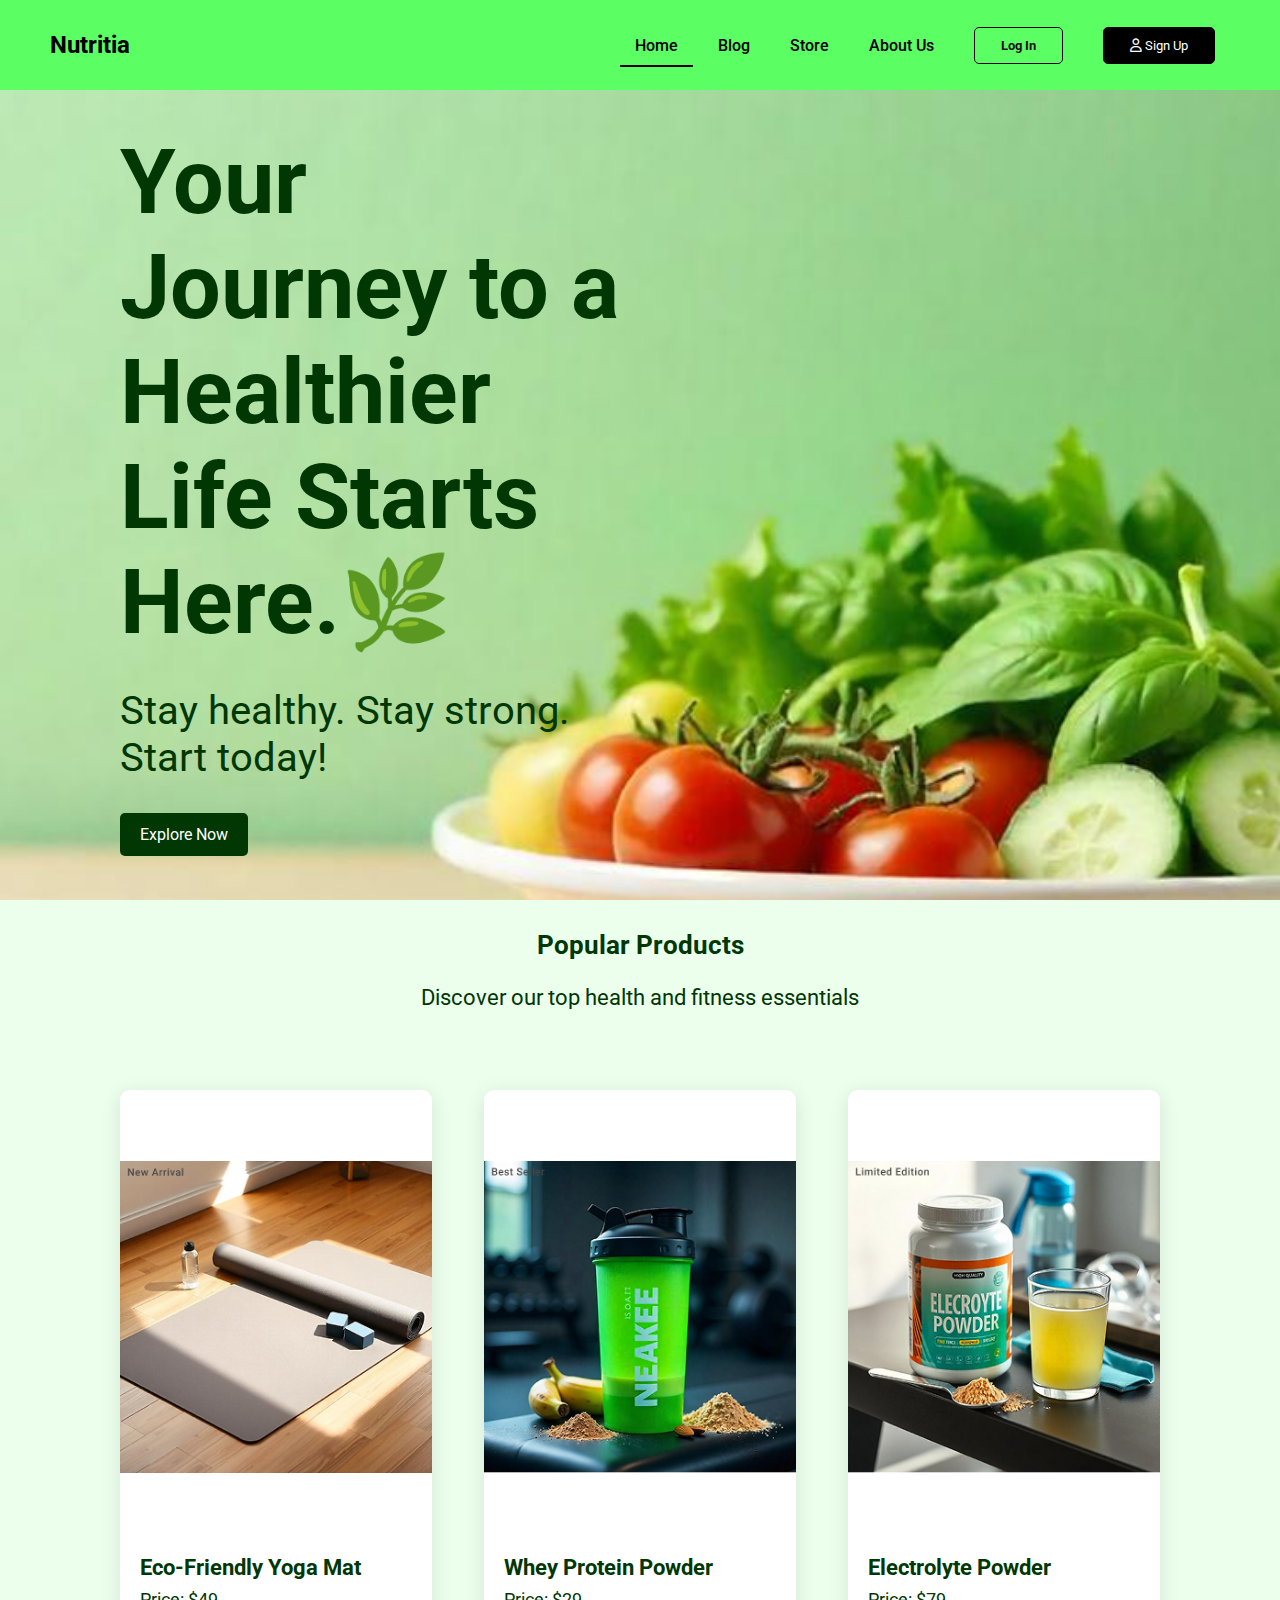
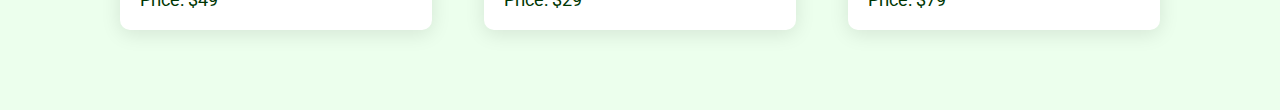
<file: index.html>
<!DOCTYPE html>
<html lang="en">
<head>
    <meta charset="UTF-8">
    <meta name="viewport" content="width=device-width, initial-scale=1.0">
    <link rel="preconnect" href="https://fonts.googleapis.com">
    <link rel="preconnect" href="https://fonts.gstatic.com" crossorigin>
    <link href="https://fonts.googleapis.com/css2?family=Roboto:wght@100..900&display=swap" rel="stylesheet">
    <link rel="stylesheet" href="https://cdnjs.cloudflare.com/ajax/libs/font-awesome/6.7.2/css/all.min.css" integrity="sha512-Evv84Mr4kqVGRNSgIGL/F/aIDqQb7xQ2vcrdIwxfjThSH8CSR7PBEakCr51Ck+w+/U6swU2Im1vVX0SVk9ABhg==" crossorigin="anonymous" referrerpolicy="no-referrer" />
    <title>Landing Page</title>
    <link rel="stylesheet" href="style.css">
    <link rel="stylesheet" href="nav.css">
    <link rel="stylesheet" href="index.css">
</head>
<body>
    <div id="nav-placeholder"></div>
    <div class="hero" >
        <div id="hero-content">
            <h1>Your Journey to a Healthier Life Starts Here.🌿</h1>
            <h6>Stay healthy. Stay strong. Start today!</h6>
            <button>Explore Now</button>
        </div>
    </div>
    <div class="product">
        <h1>Popular Products</h1>
        <p>Discover our top health and fitness essentials</p>
        <div class="product-container">
            <div class="product-card">
                <img src="assests/product1.png" alt="Product 1">
                <h2>Eco-Friendly Yoga Mat</h2>
                <p>Price: $49</p>
            </div>
            <div class="product-card">
                <img src="assests/product2.png" alt="Product 2">
                <h2>Whey Protein Powder</h2>
                <p>Price: $29</p>
            </div>

            <div class="product-card">
                <img src="assests/product3.png" alt="Product 3">
                <h2>Electrolyte Powder</h2>
                <p>Price: $79</p>
            </div>
        </div>
    </div>

    <script src="nav_applier.js"></script>

</body>
</html>
</file>
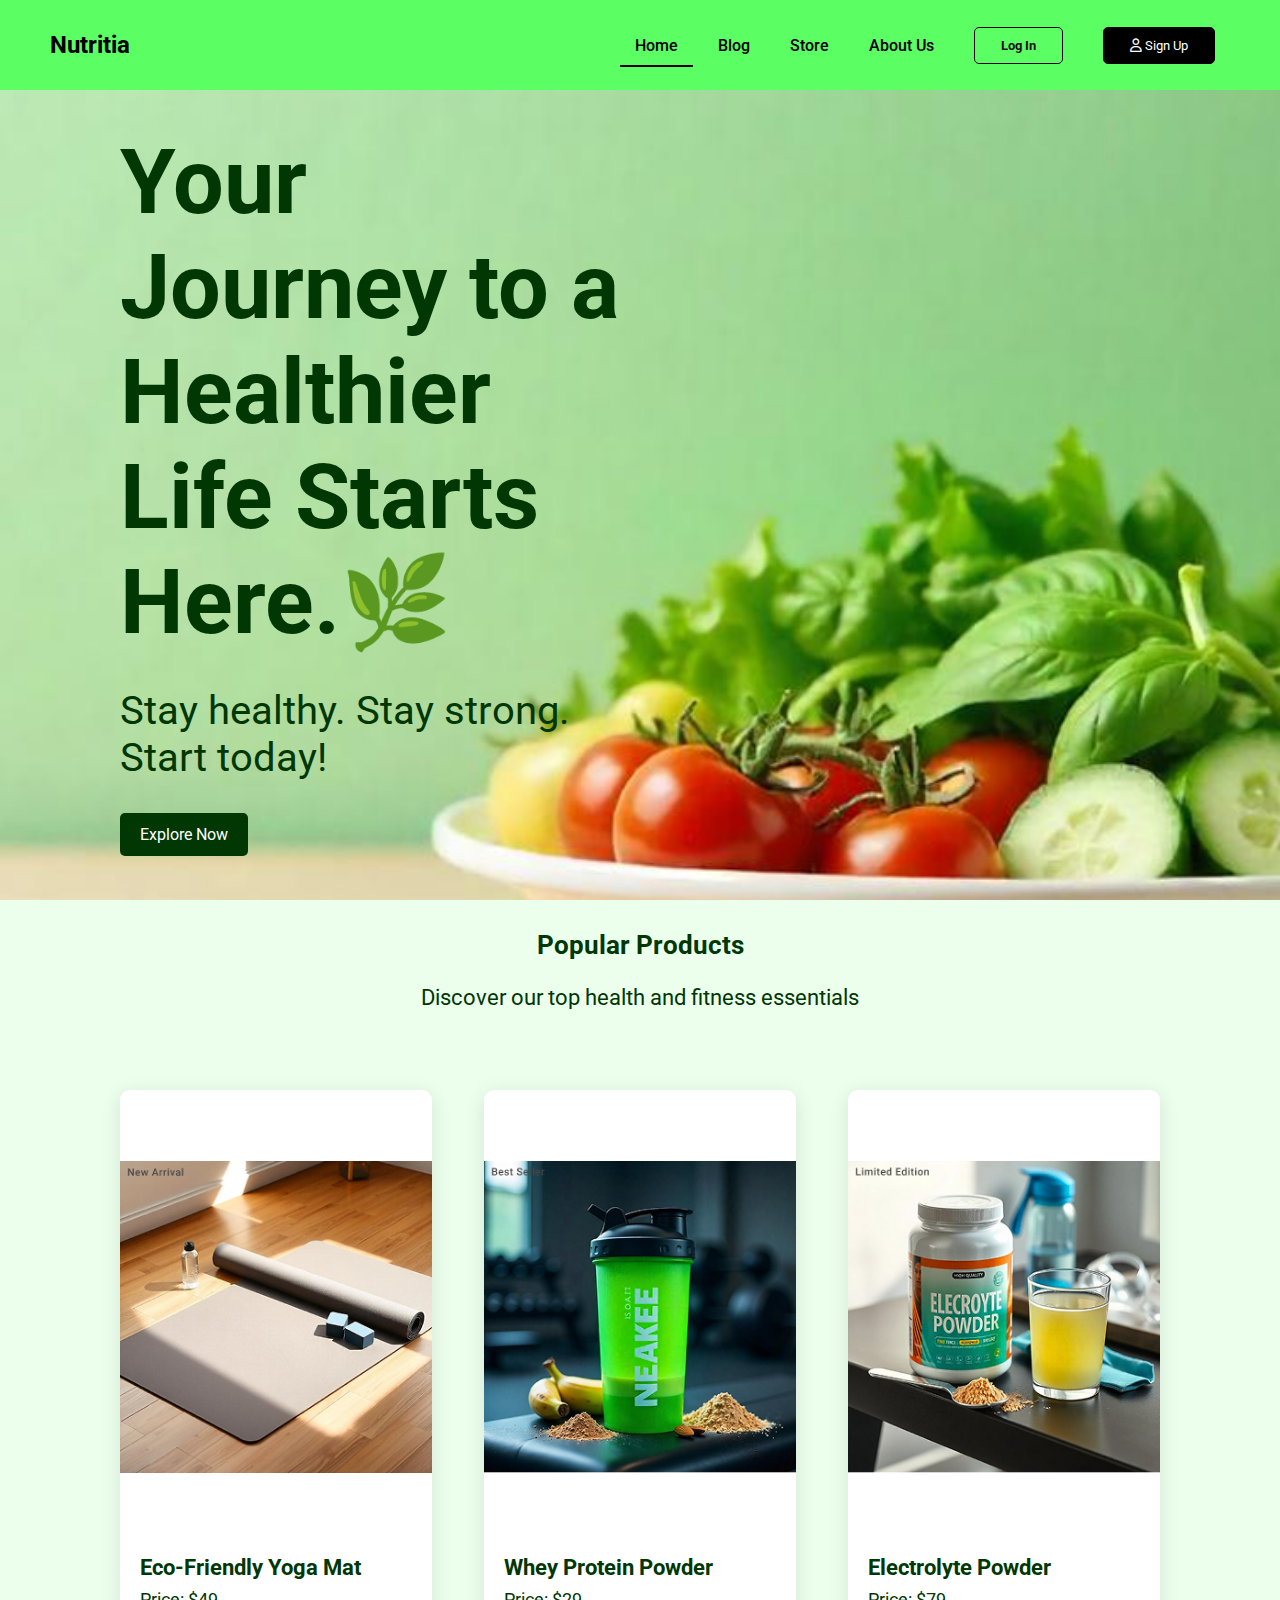
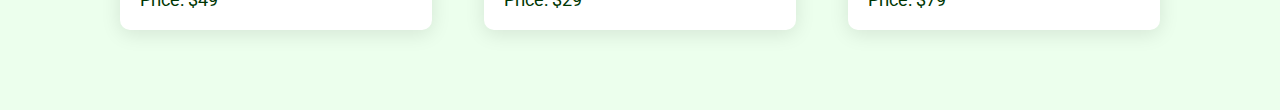
<file: Index.html>
<!DOCTYPE html>
<html lang="en">
<head>
    <meta charset="UTF-8">
    <meta name="viewport" content="width=device-width, initial-scale=1.0">
    <link rel="preconnect" href="https://fonts.googleapis.com">
    <link rel="preconnect" href="https://fonts.gstatic.com" crossorigin>
    <link href="https://fonts.googleapis.com/css2?family=Roboto:wght@100..900&display=swap" rel="stylesheet">
    <link rel="stylesheet" href="https://cdnjs.cloudflare.com/ajax/libs/font-awesome/6.7.2/css/all.min.css" integrity="sha512-Evv84Mr4kqVGRNSgIGL/F/aIDqQb7xQ2vcrdIwxfjThSH8CSR7PBEakCr51Ck+w+/U6swU2Im1vVX0SVk9ABhg==" crossorigin="anonymous" referrerpolicy="no-referrer" />
    <title>Landing Page</title>
    <link rel="stylesheet" href="style.css">
    <link rel="stylesheet" href="nav.css">
    <link rel="stylesheet" href="index.css">
</head>
<body>

    <nav>
        <label class="logo"><a href="Index.html" id="loggo" >Nutritia</a></label>
        <div class="menu-toggle">&#9776;</div> <!-- Hamburger Icon -->
        <ul>
            <li><a class="active" href="#">Home</a></li>
            <li><a href="#">Blog</a></li>
            <li><a href="#">Store</a></li>
            <li><a href="aboutus.html">About Us</a></li>
            <li><a href="#"><button class="btn">Log In</button></a></li> 
            <li><a href="signUp.html"><button class="btn" id="signUpBtn"> <i class="fa-regular fa-user"></i> Sign Up</button></a></li>
        </ul>
    </nav>

    <div class="hero" >
        <div id="hero-content">
            <h1>Your Journey to a Healthier Life Starts Here.🌿</h1>
            <h6>Stay healthy. Stay strong. Start today!</h6>
            <button>Explore Now</button>
        </div>
    </div>
    <div class="product">
        <h1>Popular Products</h1>
        <p>Discover our top health and fitness essentials</p>
        <div class="product-container">
            <div class="product-card">
                <img src="assests/product1.png" alt="Product 1">
                <h2>Eco-Friendly Yoga Mat</h2>
                <p>Price: $49</p>
            </div>
            <div class="product-card">
                <img src="assests/product2.png" alt="Product 2">
                <h2>Whey Protein Powder</h2>
                <p>Price: $29</p>
            </div>
         
            <div class="product-card">
                <img src="assests/product3.png" alt="Product 3">
                <h2>Electrolyte Powder</h2>
                <p>Price: $79</p>
            </div>
        </div>
    </div>

    <script>
        const menuToggle = document.querySelector(".menu-toggle");
        const navList = document.querySelector("nav ul");

        menuToggle.addEventListener("click", () => {
            navList.classList.toggle("active");
        });
    </script>

</body>
</html>
</file>
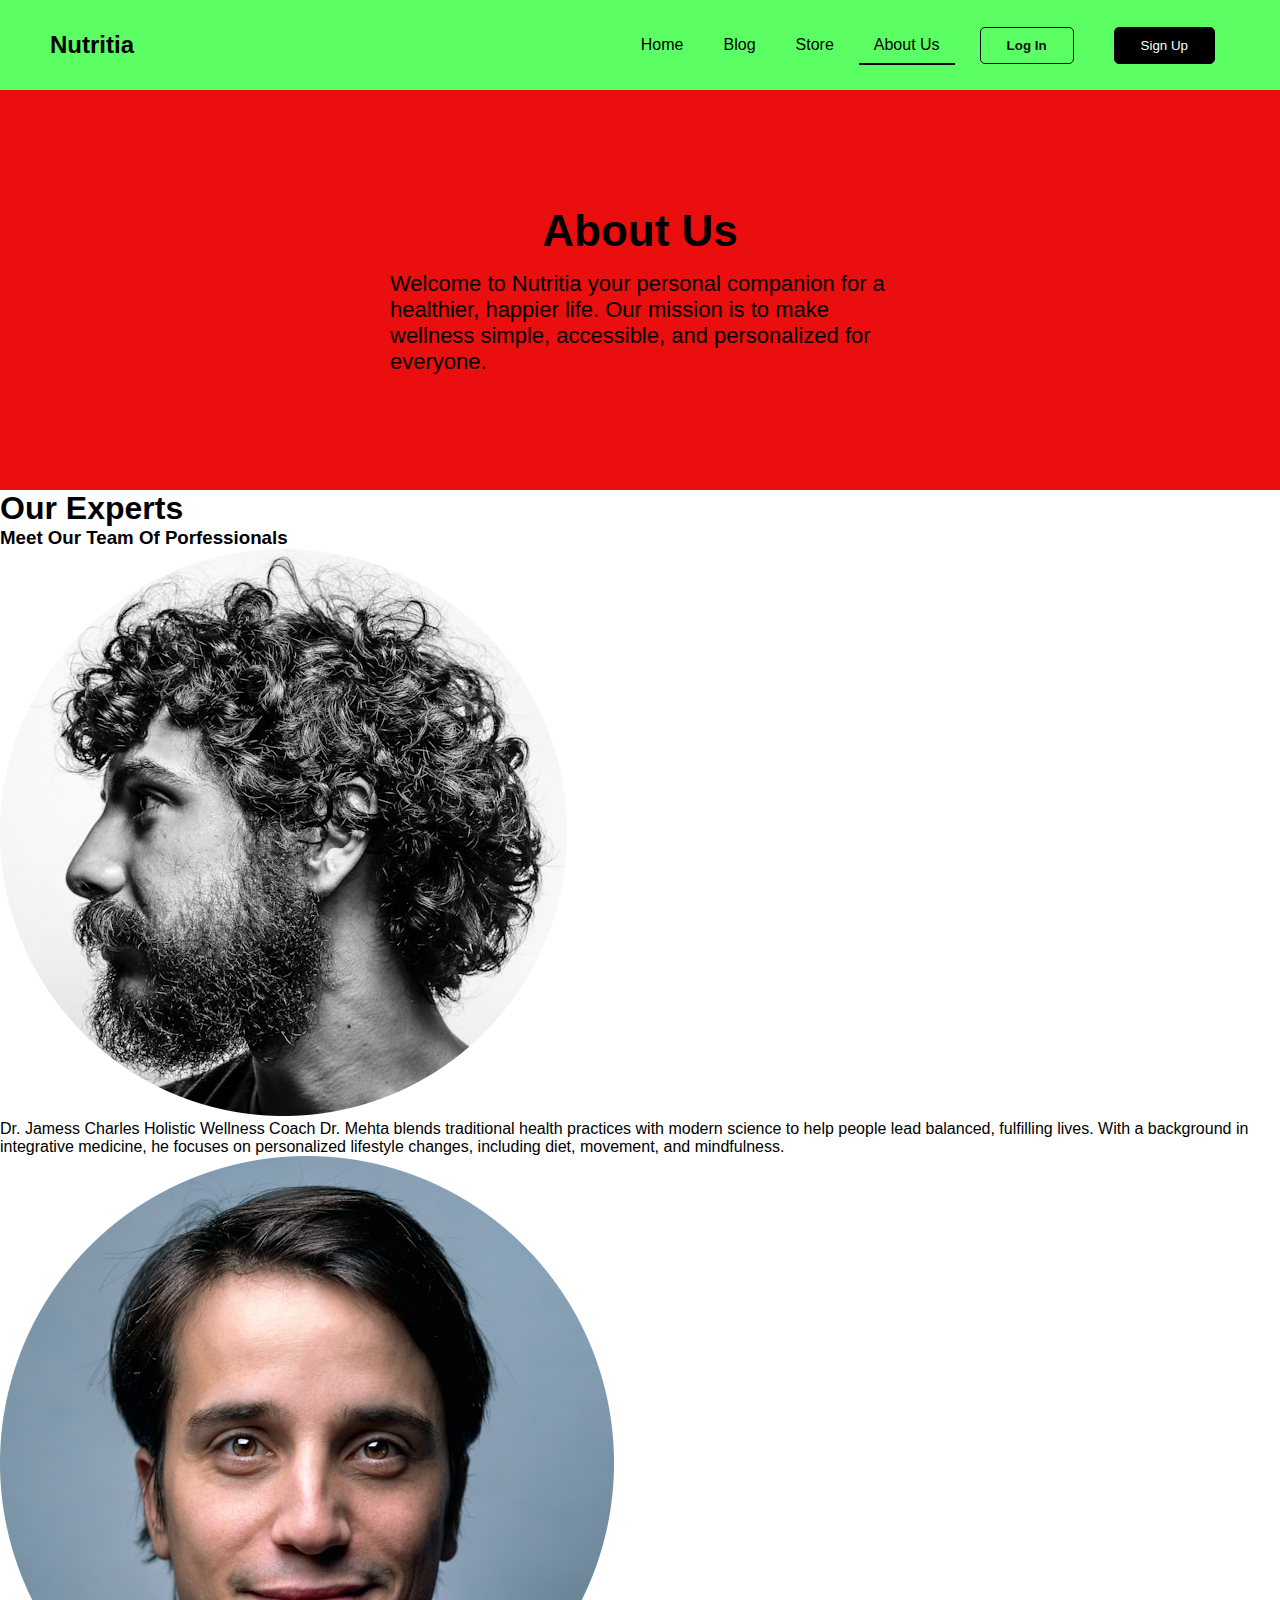
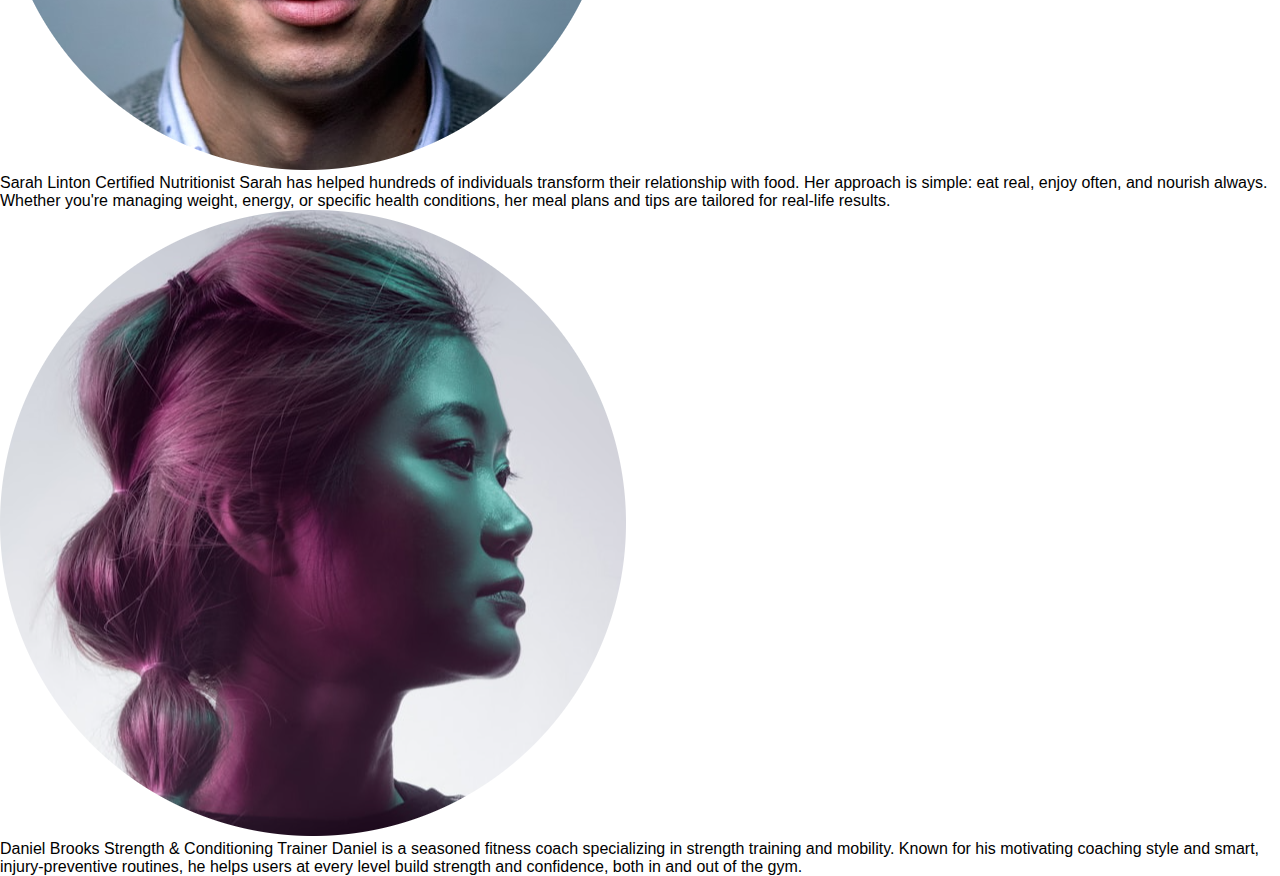
<file: aboutus.html>
<!DOCTYPE html>
<html lang="en">
  <head>
    <meta charset="UTF-8" />
    <meta name="viewport" content="width=device-width, initial-scale=1.0" />
    <title>About Us</title>
    <link rel="stylesheet" href="style.css" />
    <link rel="stylesheet" href="nav.css">
    <link rel="stylesheet" href="about.css" />
  </head>
  <body>
    <div id="nav-placeholder"></div>
    <main>
      <div class="hero">
        <h1>About Us</h1>
        <p>
          Welcome to Nutritia your personal companion for a healthier, happier
          life. Our mission is to make wellness simple, accessible, and
          personalized for everyone.
        </p>
      </div>
      <div>
        <h1>Our Experts</h1>
        <h3>Meet Our Team Of Porfessionals</h3>
        <div>
          <div>
            <img
              src="pfp/cesar-rincon-XHVpWcr5grQ-unsplash-modified.png"
              alt=""
            />
            <p>
              Dr. Jamess Charles Holistic Wellness Coach Dr. Mehta blends
              traditional health practices with modern science to help people
              lead balanced, fulfilling lives. With a background in integrative
              medicine, he focuses on personalized lifestyle changes, including
              diet, movement, and mindfulness.
            </p>
          </div>
          <div>
            <img
              src="pfp/jurica-koletic-7YVZYZeITc8-unsplash-modified.png"
              alt=""
            />
            <p>
              Sarah Linton Certified Nutritionist Sarah has helped hundreds of
              individuals transform their relationship with food. Her approach
              is simple: eat real, enjoy often, and nourish always. Whether
              you're managing weight, energy, or specific health conditions, her
              meal plans and tips are tailored for real-life results.
            </p>
          </div>
          <div>
            <img
              src="pfp/kimson-doan-HD8KlyWRYYM-unsplash-modified.png"
              alt=""
            />
            <p>
              Daniel Brooks Strength & Conditioning Trainer Daniel is a seasoned
              fitness coach specializing in strength training and mobility.
              Known for his motivating coaching style and smart,
              injury-preventive routines, he helps users at every level build
              strength and confidence, both in and out of the gym.
            </p>
          </div>
        </div>
      </div>
    </main>
    <script src="nav_applier.js"></script>
  </body>
</html>
</file>
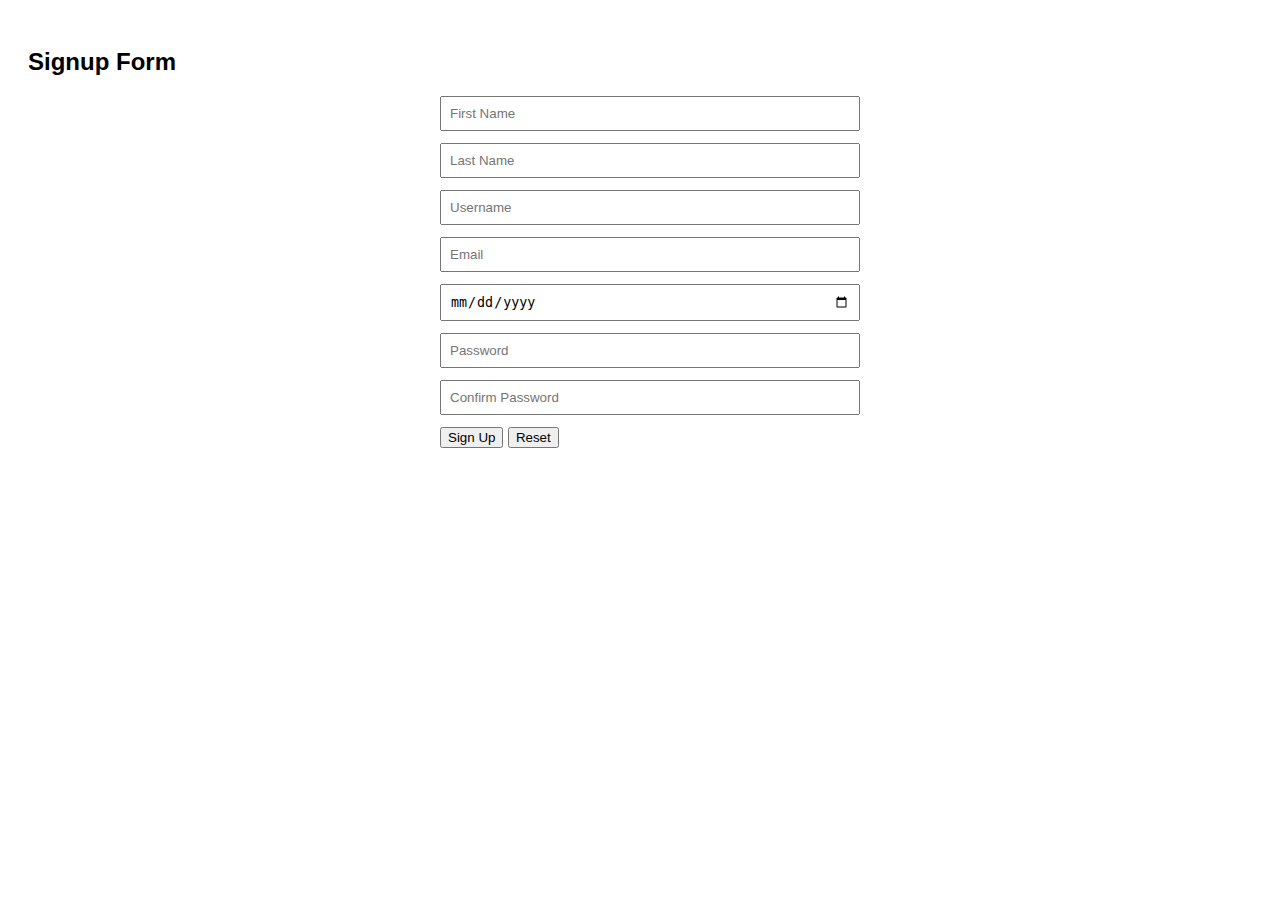
<file: signUp.html>
<!DOCTYPE html>
<html lang="en">
<head>
  <meta charset="UTF-8">
  <title>Signup Form</title>
  <style>
    body {
      font-family: Arial, sans-serif;
      padding: 20px;
    }
    form {
      max-width: 400px;
      margin: auto;
    }
    input {
      display: block;
      width: 100%;
      padding: 8px;
      margin-bottom: 12px;
    }
    .strength {
      font-weight: bold;
    }
    .weak {
      color: red;
    }
    .medium {
      color: orange;
    }
    .strong {
      color: green;
    }
    .error {
      color: red;
      font-size: 0.9em;
    }
  </style>
</head>
<body>

  <h2>Signup Form</h2>
  <form id="signupForm">
    <input type="text" id="firstName" placeholder="First Name">
    <input type="text" id="lastName" placeholder="Last Name">
    <input type="text" id="username" placeholder="Username">
    <input type="email" id="email" placeholder="Email">
    <input type="date" id="dob">
    <input type="password" id="password" placeholder="Password">
    <div id="strengthMessage" class="strength"></div>
    <input type="password" id="confirmPassword" placeholder="Confirm Password">
    <div id="errorMessage" class="error"></div>
    <button type="submit">Sign Up</button>
    <button type="reset">Reset</button>
  </form>

  <script>
    const form = document.getElementById('signupForm');
    const password = document.getElementById('password');
    const strengthMessage = document.getElementById('strengthMessage');
    const errorMessage = document.getElementById('errorMessage');
    const firstName = document.getElementById('firstName');
    const lastName = document.getElementById('lastName');

    // Validate First Name and Last Name
    function validateNameInput(event) {
      const value = event.target.value;
      const nameError = document.createElement('div');
      nameError.className = 'error';
      nameError.id = `${event.target.id}Error`;

      // Remove existing error message
      const existingError = document.getElementById(`${event.target.id}Error`);
      if (existingError) {
        existingError.remove();
      }

      if (/\d/.test(value)) {
        nameError.textContent = 'Numbers are not allowed in this field.';
        event.target.insertAdjacentElement('afterend', nameError);
      }
    }

    firstName.addEventListener('input', validateNameInput);
    lastName.addEventListener('input', validateNameInput);

    password.addEventListener('input', () => {
      const value = password.value;
      let strength = '';
      let className = '';

      if (value.length < 6) {
        strength = 'Weak';
        className = 'weak';
      } else if (value.match(/[A-Za-z]/) && value.match(/[0-9]/)) {
        strength = 'Medium';
        className = 'medium';
      }
      if (value.length >= 8 && value.match(/[!@#$%^&*(),.?":{}|<>]/)) {
        strength = 'Strong';
        className = 'strong';
      }

      strengthMessage.textContent = `Password Strength: ${strength}`;
      strengthMessage.className = `strength ${className}`;
    });

    form.addEventListener('submit', function (event) {
      event.preventDefault(); // Prevent form from submitting

      // Get values
      const firstNameValue = firstName.value.trim();
      const lastNameValue = lastName.value.trim();
      const username = document.getElementById('username').value.trim();
      const email = document.getElementById('email').value.trim();
      const dob = document.getElementById('dob').value;
      const pass = document.getElementById('password').value;
      const confirmPass = document.getElementById('confirmPassword').value;

      // Validate fields
      if (!firstNameValue || !lastNameValue || !username || !email || !dob || !pass || !confirmPass) {
        errorMessage.textContent = 'Please fill in all fields.';
        return;
      }

      // Email validation
      const emailRegex = /^[^\s@]+@[^\s@]+\.[^\s@]+$/;
      if (!emailRegex.test(email)) {
        errorMessage.textContent = 'Please enter a valid email address.';
        return;
      }

      // Password match
      if (pass !== confirmPass) {
        errorMessage.textContent = 'Passwords do not match.';
        return;
      }

      // All good
      errorMessage.textContent = '';
      alert('Signup successful!');
    });
  </script>

</body>
</html>
</file>
<file: style.css>
* {
    font-family: "Roboto", sans-serif;
    margin: 0;
    padding: 0;
    box-sizing: border-box; 
  }
</file>
<file: nav.css>
nav {
    height: 10vh;
    display: flex;
    justify-content: space-between;
    align-items: center;
    background: #5BFF64;
    padding: 3px 50px;
   
  }
  
  .logo {
    font-size: 24px;
    font-weight: bold;
    color: #000000;
  }
  
  /* Hamburger Menu */
  .menu-toggle {
    display: none;
    font-size: 28px;
    color: white;
    cursor: pointer;
  }
  
  /* Navigation List */
  nav ul {
    list-style: none;
    display: flex;
    align-items: center;
    gap: 10px;
  }
  
  nav ul li {
    display: inline;
  }
  
  nav ul li a {
    text-decoration: none;
    color: #000000;
    font-weight: 500;
    padding: 10px 15px;
  }
  
  nav ul li a.active {
    border-bottom: 2px solid rgb(0, 0, 0);
  }
  
  #loggo
  {
    all: unset;
  }
  #loggo:hover
  {
    cursor: pointer;
  }
  .btn {
    background-color: transparent;
    color: #111111;
    border: none;
    padding: 10px 26px;
    border: 1.4px solid #000000;
    border-radius: 5px;
    cursor: pointer;
    font-weight: bold;
  }
  
  .btn:hover {
    background-color: #0f0f0f;
    color: white;
  }
  
  #signUpBtn {
    background-color: black;
    color: #ffffff;
    font-weight: 400;
  }
  
  #signUpBtn:hover {
    background-color: rgb(41, 41, 41);
  }
nav {
    height: 10vh;
    display: flex;
    justify-content: space-between;
    align-items: center;
    flex-direction: row;
    background: #5BFF64;
    padding: 12px 50px;
    position: relative;
   
  }
  
  .logo {
    font-size: 24px;
    font-weight: bold;
    color: #000000;
  }
  
  /* Hamburger Menu */
  .menu-toggle {
    display: none;
    font-size: 28px;
    color: white;
    cursor: pointer;
  }
  
  /* Navigation List */
  nav ul {
    list-style: none;
    display: flex;
    align-items: center;
    gap: 10px;
  }
  
  nav ul li {
    display: inline;
  }
  
  nav ul li a {
    text-decoration: none;
    color: #000000;
    font-weight: 500;
    padding: 10px 15px;
  }
  
  nav ul li a.active {
    border-bottom: 2px solid rgb(0, 0, 0);
  }
  
  #loggo
  {
    all: unset;
  }
  #loggo:hover
  {
    cursor: pointer;
  }
  .btn {
    background-color: transparent;
    color: #111111;
    border: none;
    padding: 10px 26px;
    border: 1.4px solid #000000;
    border-radius: 5px;
    cursor: pointer;
    font-weight: bold;
  }
  
  .btn:hover {
    background-color: #0f0f0f;
    color: white;
  }
  
  #signUpBtn {
    background-color: black;
    color: #ffffff;
    font-weight: 400;
  }
  
  #signUpBtn:hover {
    background-color: rgb(41, 41, 41);
  }
</file>
<file: index.css>
/* body {
  background-image: url('assests/mainbg.png');
  background-size: contain;
  background-repeat: no-repeat;
  background-position: center;
} */

/* Hero Section with Background Image */
.hero {
  /* position: relative; */
  height: 90vh;
  display: flex;
  flex-direction: row;
  align-items: top;
  justify-content: left;
  text-align: left;
  color: #003703;
  padding: 20px 120px;
  background: url("assests/mainbg.png")
    no-repeat top center/cover;
  /* z-index: 1; Keeps hero section below nav */
  /* border: 1px solid red; */
}

/* .hero::before {
  content: "";
  position: absolute;
  top: 0;
  left: 0;
  width: 100%;
  height: 100%;
  z-index: 0; Keeps the blur behind
} */

.hero h1,
.hero h6,
.hero button {
  position: relative;
  z-index: 2; /* Ensures text and button stay on top */
}

.hero h1 {
  font-size: 5.6rem;
  font-weight: bold;
  margin-bottom: 32px;
}

.hero h6 {
  font-weight: 400;
  font-size: 2.5rem;
  margin-top: 0;
  color: #003703;
  margin-bottom: 32px;
}

#hero-content {
  margin-top: 20px;
  /* margin-left: 140px; */
  width: 50%;
  height: 60vh;
}

.hero button {
  background-color: #003703;
  color: white;
  border: none;
  padding: 12px 20px;
  font-size: 16px;
  border-radius: 5px;
  cursor: pointer;
}

.hero button:hover {
  background-color: #000000;
}

.product {
  width: 100%;
  background-color: #ECFFED;
  display: flex;
  justify-content: center;
  flex-direction: column;
  align-items: center;
}

.product p {
  font-size: 1.4rem;
  color: #003703;
  font-weight: 400;
  margin: 0;
}

.product h1 {
  font-size: 1.6rem;
  color: #003703; 
  margin-top: 30px;
  margin-bottom: 24px;
}

.product-container {
  display: flex;
  flex-direction: row;
  justify-content: space-between;
  align-items: center;
  padding: 80px 120px;
}

.product-card {
  width: 30%;
  height: 60vh;
  background-color: #ffffff;
  border-radius: 10px;
  padding-bottom: 20px;
  box-shadow: 0px 4px 20px rgba(0, 0, 0, 0.1);
  display: flex;
  flex-direction: column;
  justify-content: left;
  align-items: left;
}

.product-container h2 {
  font-size: 1.4rem;
  font-weight: bold;
  color: #003703;
  text-align: left;
  margin: 0;
  padding: 10px 20px;
}

.product-container p {
  color: #003703;
  text-align: left;
  font-size: 1.1rem;
  margin: 0;
  padding: 0 20px;
}

.product-container img {
  width: 100%;
  height: 100%;
  object-fit: contain;
  border-radius: 10px 10px 0 0;
}
/* Responsive Design */
@media screen and (max-width: 768px) {
  nav {
    padding: 15px 20px;
  }

  .menu-toggle {
    display: block;
  }

  nav ul {
    display: none;
    flex-direction: column;
    position: absolute;
    top: 60px;
    left: 0;
    width: 100%;
    background: #4caf50;
    padding: 20px 0;
    text-align: center;
    z-index: 1100; /* Ensures menu is on top of blur */
  }

  nav ul li {
    margin: 10px 0;
  }

  nav ul.active {
    display: flex;
  }

  .hero h1 {
    font-size: 24px;
  }

  .hero h6 {
    font-size: 14px;
  }
}

@media screen and (max-width: 768px) {
  #hero-content h1 {
    font-size: 38px;
  }
  #hero-content h2 {
    font-size: 24px;
  }
}
@media screen and (max-width: 480px) {
  nav {
    flex-direction: row;
    align-items: center;
    padding: 10px 15px;
  }

  .logo {
    font-size: 20px;
  }

  .menu-toggle {
    font-size: 24px;
  }

  nav ul {
    display: none;
    flex-direction: column;
    width: 100%;
    background: #4caf50;
    padding: 10px 0;
  }

  nav ul.active {
    display: flex;
  }

  nav ul li {
    margin: 5px 0;
  }

  .hero {
    flex-direction: column;
    align-items: center;
    text-align: center;
    padding: 10px;
    background-size: cover;
  }

  #hero-content {
    margin: 0;
    width: 90%;
    height: auto;
  }

  .hero h1 {
    font-size: 20px;
    margin-bottom: 16px;
  }

  .hero h6 {
    font-size: 12px;
    margin-bottom: 16px;
  }

  .hero button {
    font-size: 14px;
    padding: 10px 15px;
  }
}
</file>
<file: about.css>
.hero {
    margin: 50px px 50px 0px;
    width: 100%;
    height: 400px;
    font-family: 'Franklin Gothic Medium', 'Arial Narrow', Arial, sans-serif;
    font-size: 22px;
    display: flex;
    flex-direction: column;
    gap: 15px;
    justify-content: center;
    align-items: center;
    background-color: rgb(234, 14, 14);
}

.hero>p{
    width:500px;
}
</file>
